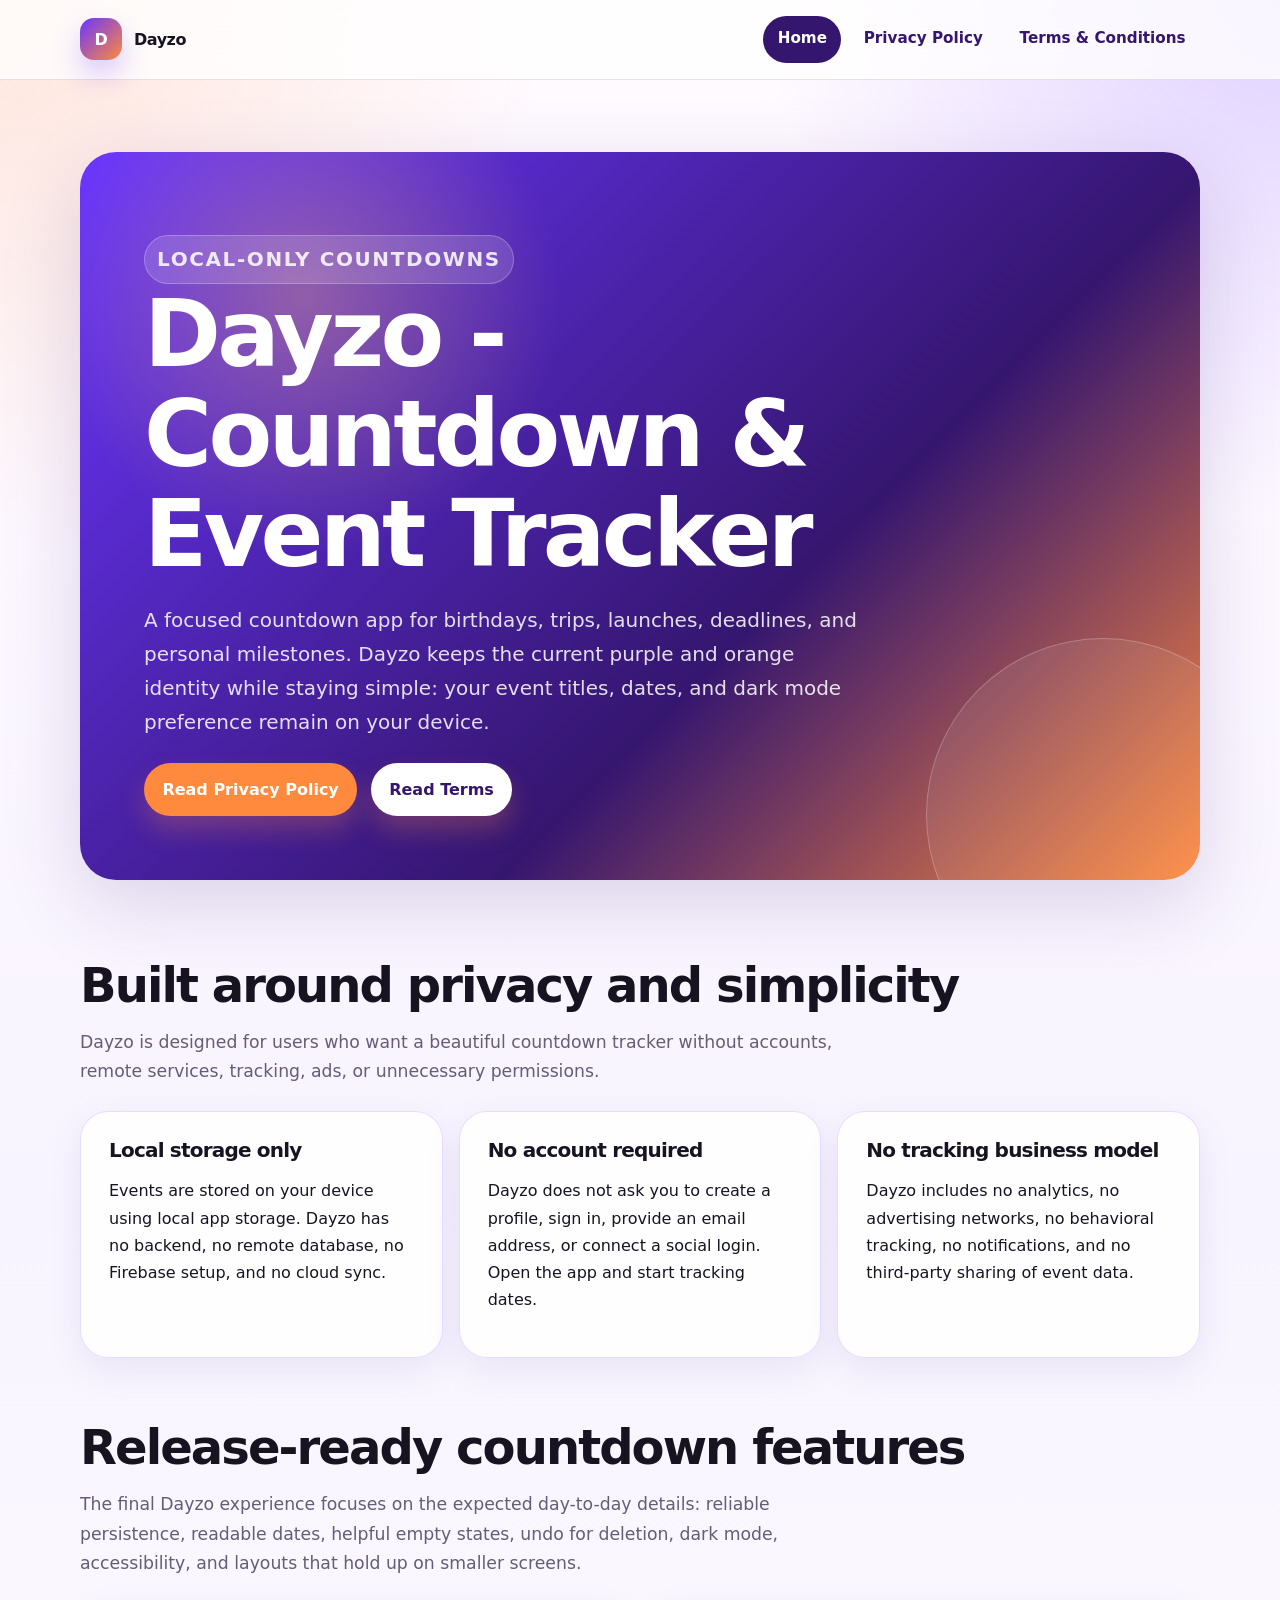
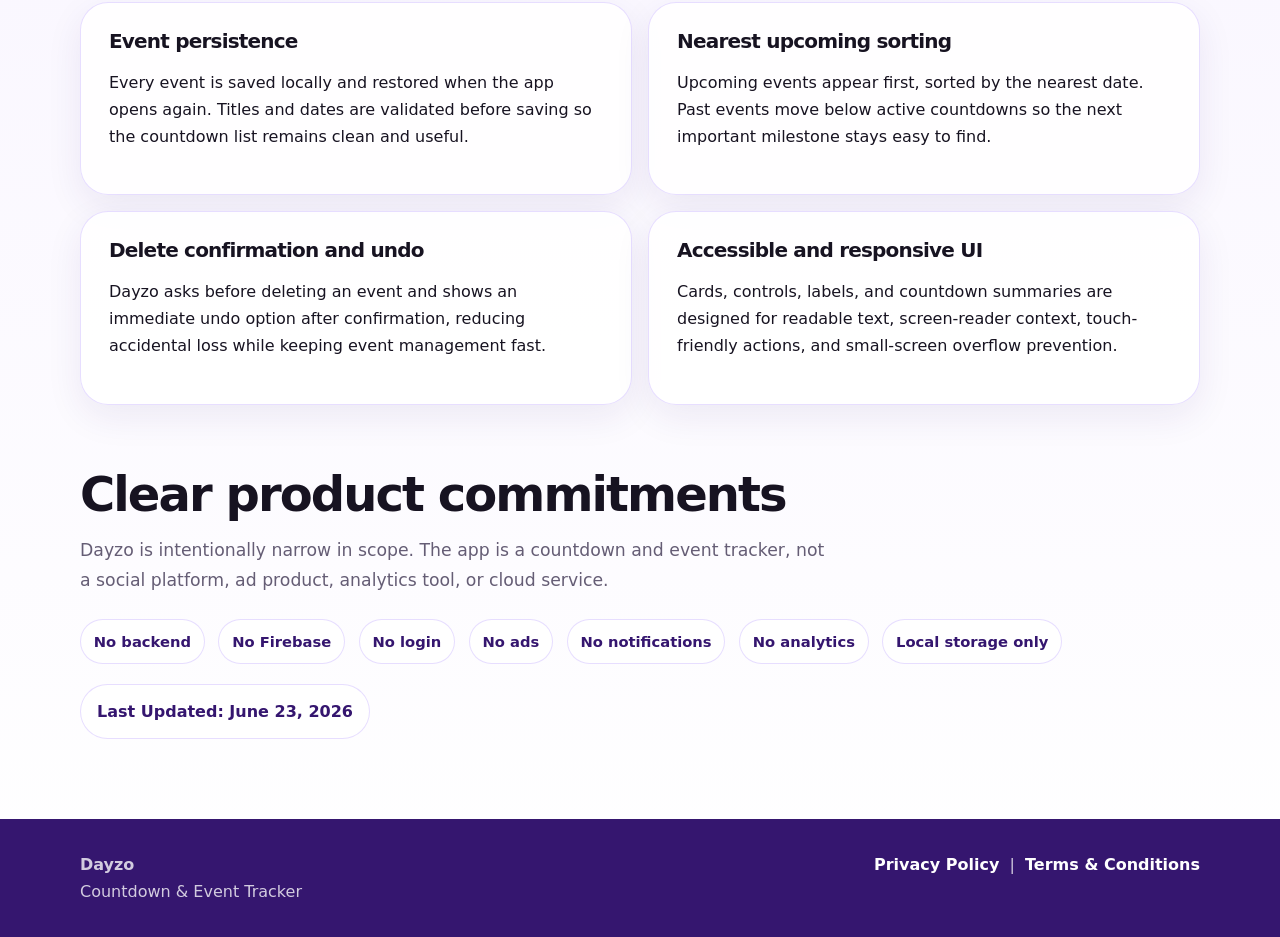
<file: docs/index.html>
<!doctype html>
<html lang="en">
  <head>
    <meta charset="utf-8" />
    <meta name="viewport" content="width=device-width, initial-scale=1" />
    <title>Dayzo - Countdown &amp; Event Tracker</title>
    <meta
      name="description"
      content="Dayzo is a local-only countdown and event tracker for important dates. No login, no ads, no analytics, no backend."
    />
    <link rel="stylesheet" href="./styles.css" />
  </head>
  <body>
    <header class="site-header">
      <nav class="nav" aria-label="Main navigation">
        <a class="brand" href="./index.html" aria-label="Dayzo home">
          <span class="brand-mark" aria-hidden="true">D</span>
          <span>Dayzo</span>
        </a>
        <div class="nav-links">
          <a href="./index.html" aria-current="page">Home</a>
          <a href="./privacy-policy.html">Privacy Policy</a>
          <a href="./terms-conditions.html">Terms &amp; Conditions</a>
        </div>
      </nav>
    </header>

    <main>
      <section class="hero">
        <div class="hero-card">
          <p class="eyebrow">Local-only countdowns</p>
          <h1>Dayzo - Countdown &amp; Event Tracker</h1>
          <p>
            A focused countdown app for birthdays, trips, launches, deadlines, and personal
            milestones. Dayzo keeps the current purple and orange identity while staying simple:
            your event titles, dates, and dark mode preference remain on your device.
          </p>
          <div class="hero-actions">
            <a class="button" href="./privacy-policy.html">Read Privacy Policy</a>
            <a class="button secondary" href="./terms-conditions.html">Read Terms</a>
          </div>
        </div>
      </section>

      <section class="section" aria-labelledby="principles">
        <h2 id="principles">Built around privacy and simplicity</h2>
        <p class="section-intro">
          Dayzo is designed for users who want a beautiful countdown tracker without accounts,
          remote services, tracking, ads, or unnecessary permissions.
        </p>
        <div class="grid">
          <article class="card">
            <h3>Local storage only</h3>
            <p>
              Events are stored on your device using local app storage. Dayzo has no backend,
              no remote database, no Firebase setup, and no cloud sync.
            </p>
          </article>
          <article class="card">
            <h3>No account required</h3>
            <p>
              Dayzo does not ask you to create a profile, sign in, provide an email address,
              or connect a social login. Open the app and start tracking dates.
            </p>
          </article>
          <article class="card">
            <h3>No tracking business model</h3>
            <p>
              Dayzo includes no analytics, no advertising networks, no behavioral tracking,
              no notifications, and no third-party sharing of event data.
            </p>
          </article>
        </div>
      </section>

      <section class="section" aria-labelledby="features">
        <h2 id="features">Release-ready countdown features</h2>
        <p class="section-intro">
          The final Dayzo experience focuses on the expected day-to-day details: reliable
          persistence, readable dates, helpful empty states, undo for deletion, dark mode,
          accessibility, and layouts that hold up on smaller screens.
        </p>
        <div class="grid two">
          <article class="card">
            <h3>Event persistence</h3>
            <p>
              Every event is saved locally and restored when the app opens again. Titles and
              dates are validated before saving so the countdown list remains clean and useful.
            </p>
          </article>
          <article class="card">
            <h3>Nearest upcoming sorting</h3>
            <p>
              Upcoming events appear first, sorted by the nearest date. Past events move below
              active countdowns so the next important milestone stays easy to find.
            </p>
          </article>
          <article class="card">
            <h3>Delete confirmation and undo</h3>
            <p>
              Dayzo asks before deleting an event and shows an immediate undo option after
              confirmation, reducing accidental loss while keeping event management fast.
            </p>
          </article>
          <article class="card">
            <h3>Accessible and responsive UI</h3>
            <p>
              Cards, controls, labels, and countdown summaries are designed for readable text,
              screen-reader context, touch-friendly actions, and small-screen overflow prevention.
            </p>
          </article>
        </div>
      </section>

      <section class="section" aria-labelledby="commitments">
        <h2 id="commitments">Clear product commitments</h2>
        <p class="section-intro">
          Dayzo is intentionally narrow in scope. The app is a countdown and event tracker, not
          a social platform, ad product, analytics tool, or cloud service.
        </p>
        <div class="pill-row" aria-label="Dayzo product commitments">
          <span class="pill">No backend</span>
          <span class="pill">No Firebase</span>
          <span class="pill">No login</span>
          <span class="pill">No ads</span>
          <span class="pill">No notifications</span>
          <span class="pill">No analytics</span>
          <span class="pill">Local storage only</span>
        </div>
        <div class="last-updated">Last Updated: June 23, 2026</div>
      </section>
    </main>

    <footer class="footer">
      <div class="footer-inner">
        <div>
          <strong>Dayzo</strong><br />
          Countdown &amp; Event Tracker
        </div>
        <div>
          <a href="./privacy-policy.html">Privacy Policy</a> &nbsp;|&nbsp;
          <a href="./terms-conditions.html">Terms &amp; Conditions</a>
        </div>
      </div>
    </footer>
  </body>
</html>
</file>
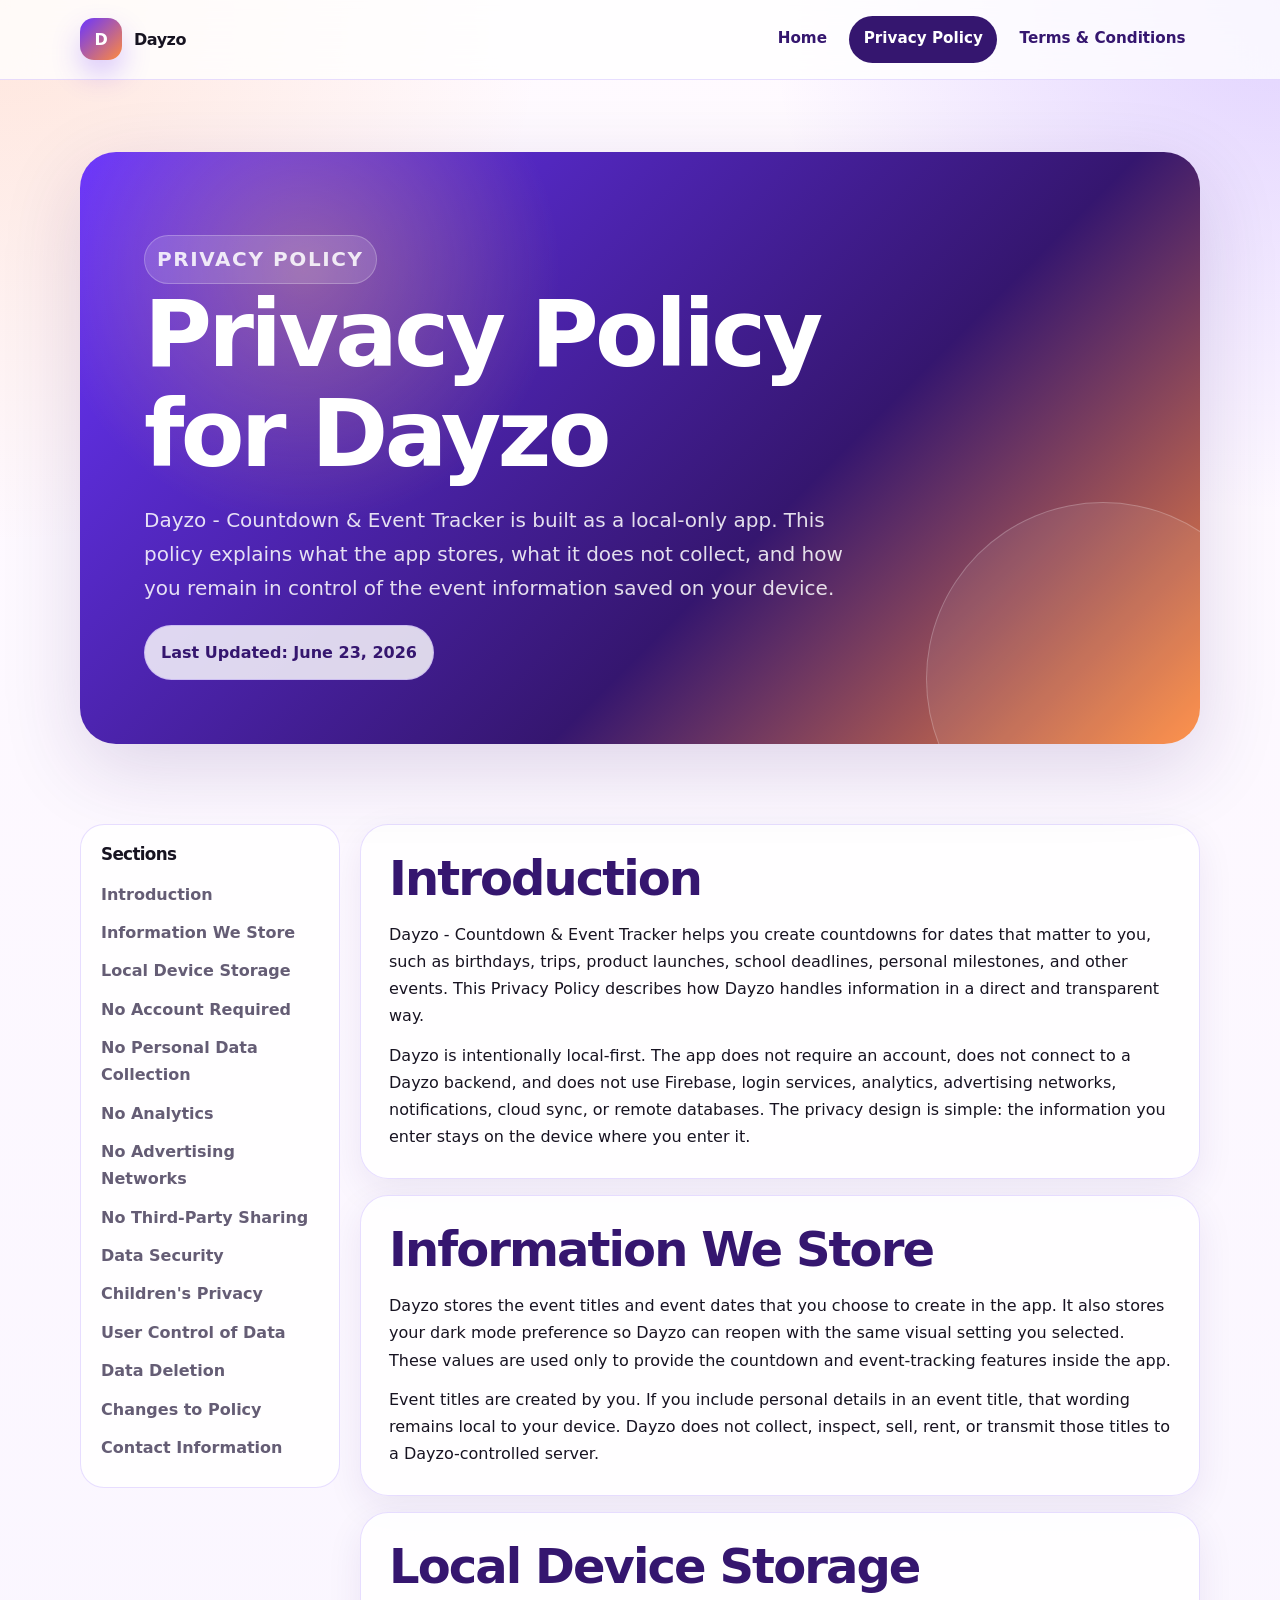
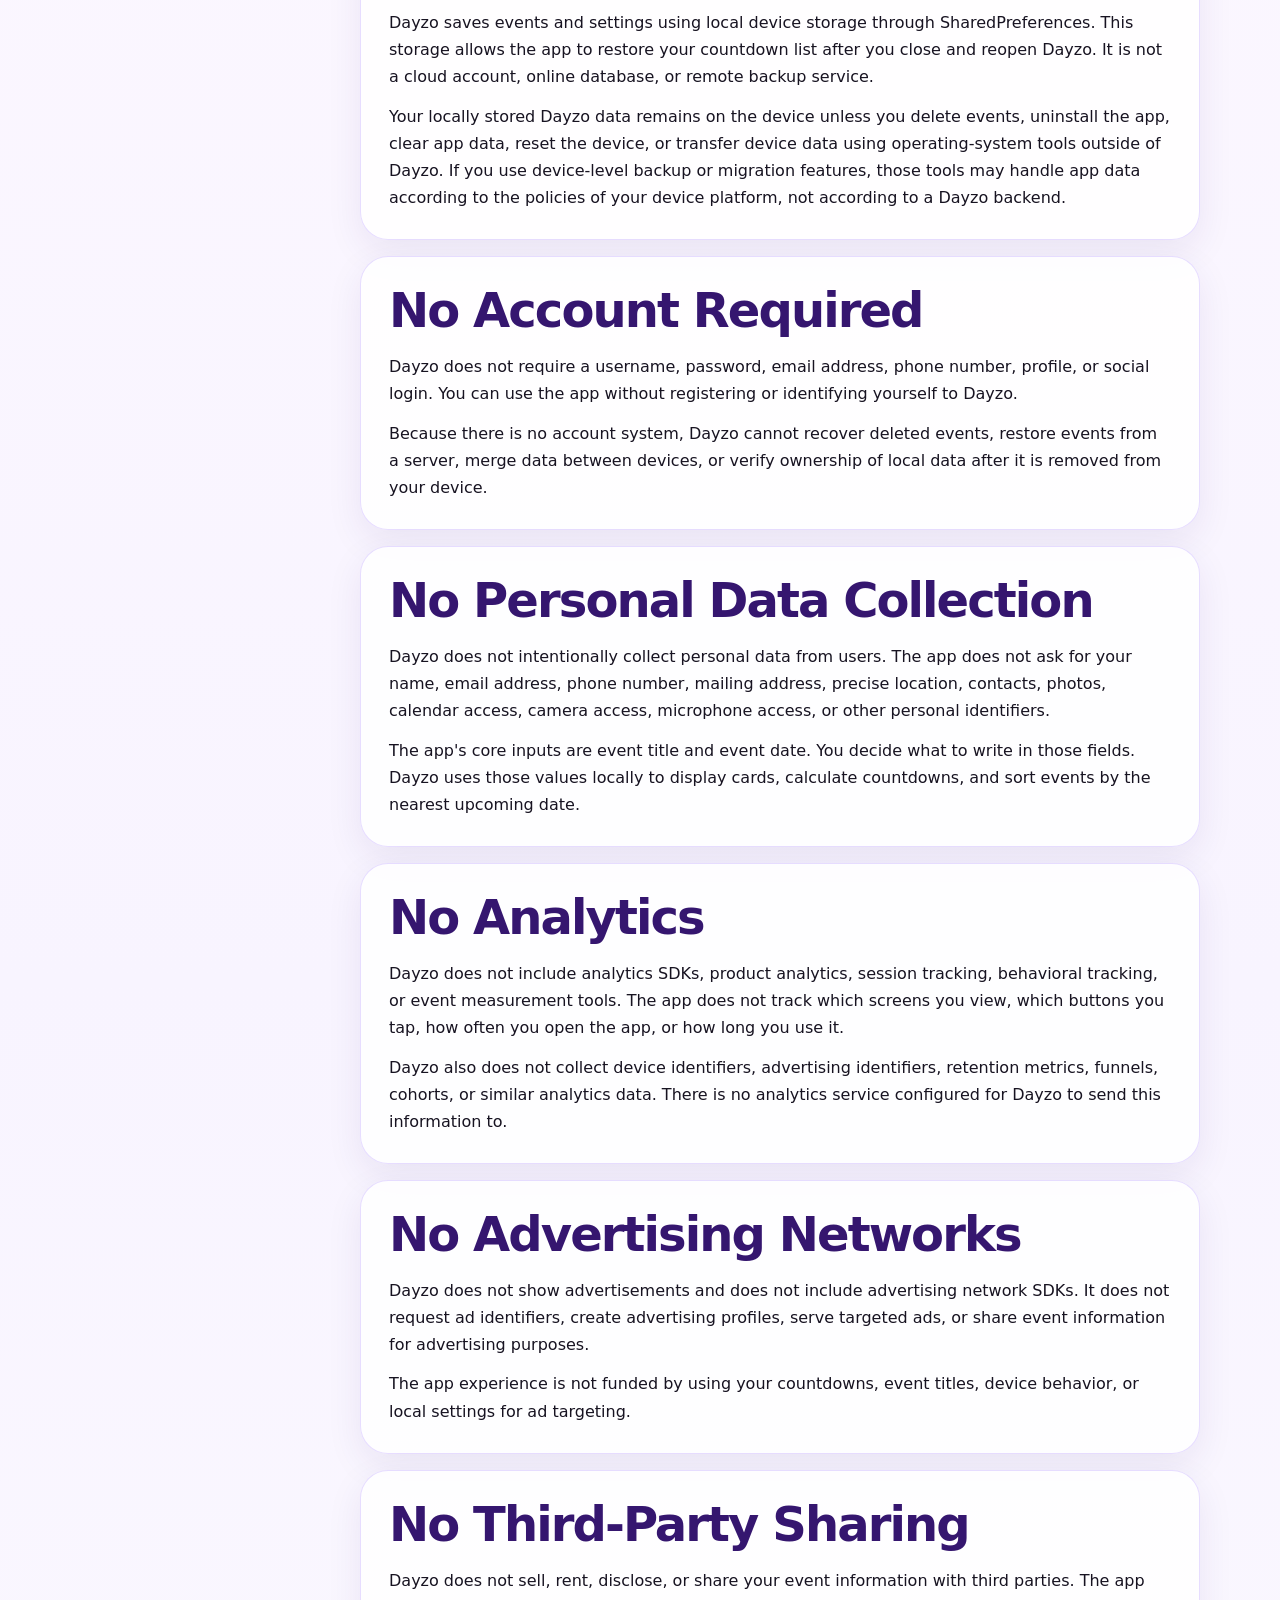
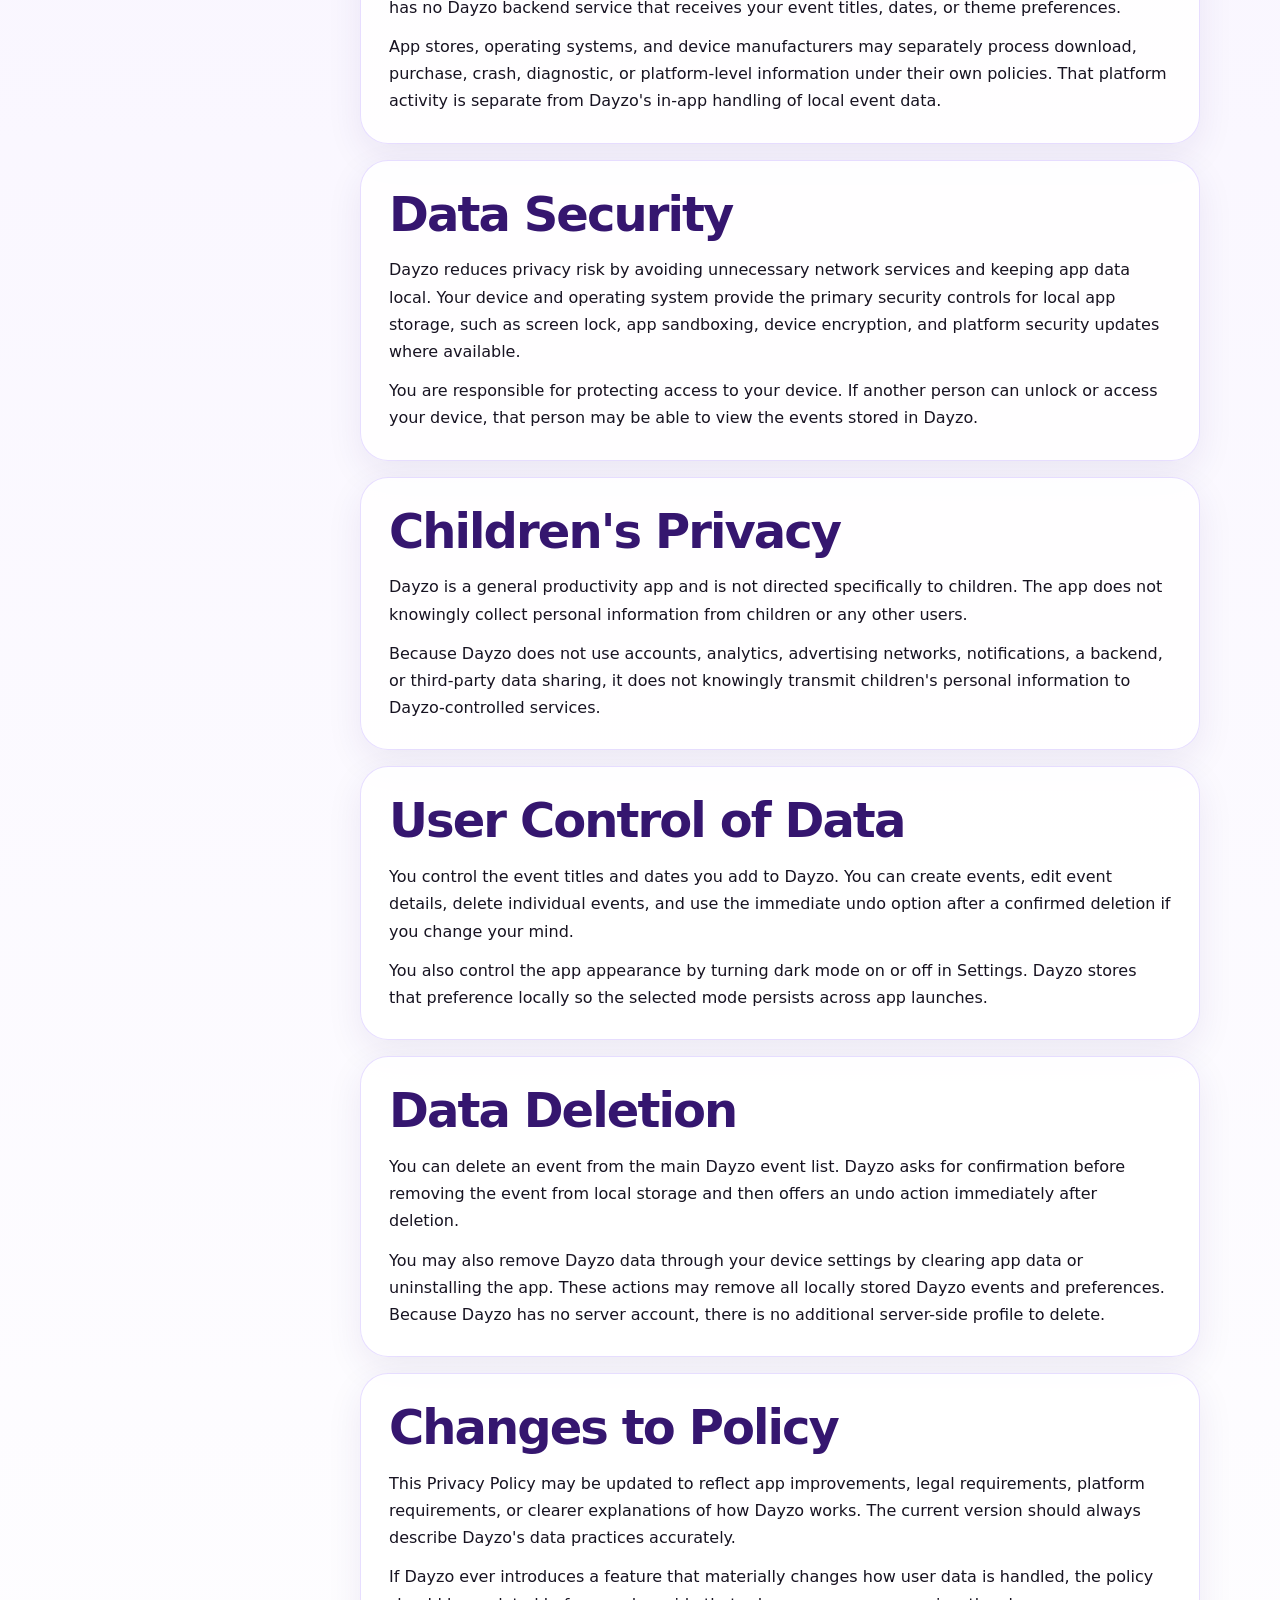
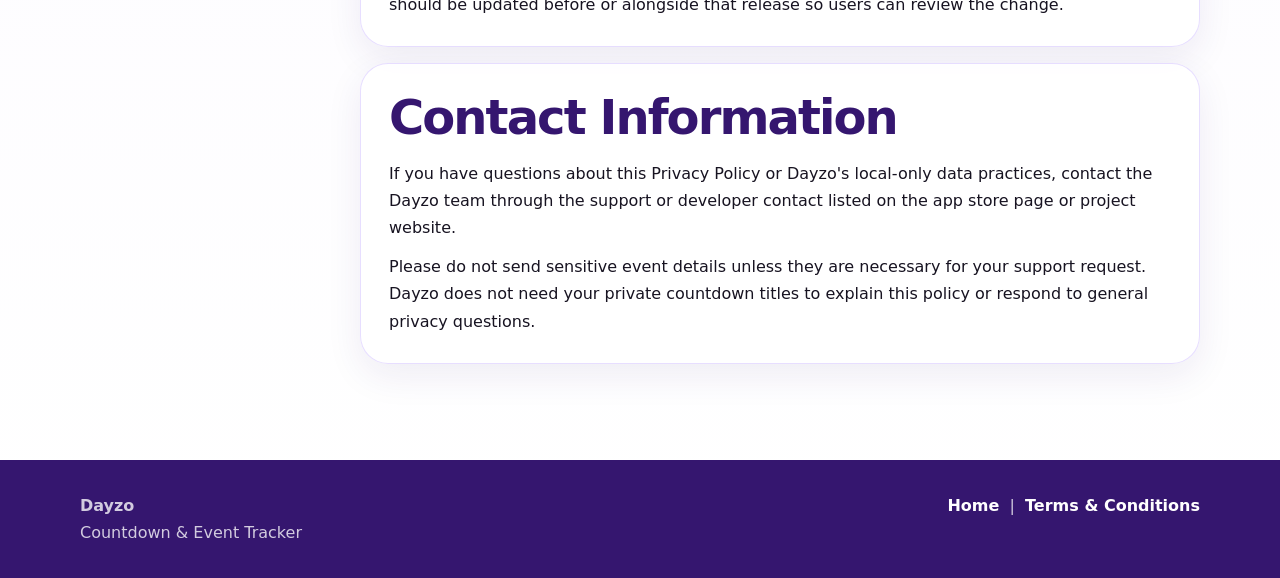
<file: docs/privacy-policy.html>
<!doctype html>
<html lang="en">
  <head>
    <meta charset="utf-8" />
    <meta name="viewport" content="width=device-width, initial-scale=1" />
    <title>Privacy Policy | Dayzo</title>
    <meta
      name="description"
      content="Privacy Policy for Dayzo - Countdown & Event Tracker. Dayzo uses local storage only and has no backend, login, ads, notifications, or analytics."
    />
    <link rel="stylesheet" href="./styles.css" />
  </head>
  <body>
    <header class="site-header">
      <nav class="nav" aria-label="Main navigation">
        <a class="brand" href="./index.html" aria-label="Dayzo home">
          <span class="brand-mark" aria-hidden="true">D</span>
          <span>Dayzo</span>
        </a>
        <div class="nav-links">
          <a href="./index.html">Home</a>
          <a href="./privacy-policy.html" aria-current="page">Privacy Policy</a>
          <a href="./terms-conditions.html">Terms &amp; Conditions</a>
        </div>
      </nav>
    </header>

    <main>
      <section class="hero">
        <div class="hero-card">
          <p class="eyebrow">Privacy Policy</p>
          <h1>Privacy Policy for Dayzo</h1>
          <p>
            Dayzo - Countdown &amp; Event Tracker is built as a local-only app. This policy
            explains what the app stores, what it does not collect, and how you remain in
            control of the event information saved on your device.
          </p>
          <div class="last-updated">Last Updated: June 23, 2026</div>
        </div>
      </section>

      <section class="section policy-layout">
        <aside class="toc" aria-label="Privacy Policy sections">
          <h2>Sections</h2>
          <a href="#introduction">Introduction</a>
          <a href="#information-we-store">Information We Store</a>
          <a href="#local-device-storage">Local Device Storage</a>
          <a href="#no-account-required">No Account Required</a>
          <a href="#no-personal-data-collection">No Personal Data Collection</a>
          <a href="#no-analytics">No Analytics</a>
          <a href="#no-advertising-networks">No Advertising Networks</a>
          <a href="#no-third-party-sharing">No Third-Party Sharing</a>
          <a href="#data-security">Data Security</a>
          <a href="#childrens-privacy">Children's Privacy</a>
          <a href="#user-control-of-data">User Control of Data</a>
          <a href="#data-deletion">Data Deletion</a>
          <a href="#changes-to-policy">Changes to Policy</a>
          <a href="#contact-information">Contact Information</a>
        </aside>

        <div>
          <article class="policy-section" id="introduction">
            <h2>Introduction</h2>
            <p>
              Dayzo - Countdown &amp; Event Tracker helps you create countdowns for dates that
              matter to you, such as birthdays, trips, product launches, school deadlines,
              personal milestones, and other events. This Privacy Policy describes how Dayzo
              handles information in a direct and transparent way.
            </p>
            <p>
              Dayzo is intentionally local-first. The app does not require an account, does not
              connect to a Dayzo backend, and does not use Firebase, login services, analytics,
              advertising networks, notifications, cloud sync, or remote databases. The privacy
              design is simple: the information you enter stays on the device where you enter it.
            </p>
          </article>

          <article class="policy-section" id="information-we-store">
            <h2>Information We Store</h2>
            <p>
              Dayzo stores the event titles and event dates that you choose to create in the app.
              It also stores your dark mode preference so Dayzo can reopen with the same visual
              setting you selected. These values are used only to provide the countdown and
              event-tracking features inside the app.
            </p>
            <p>
              Event titles are created by you. If you include personal details in an event title,
              that wording remains local to your device. Dayzo does not collect, inspect, sell,
              rent, or transmit those titles to a Dayzo-controlled server.
            </p>
          </article>

          <article class="policy-section" id="local-device-storage">
            <h2>Local Device Storage</h2>
            <p>
              Dayzo saves events and settings using local device storage through SharedPreferences.
              This storage allows the app to restore your countdown list after you close and reopen
              Dayzo. It is not a cloud account, online database, or remote backup service.
            </p>
            <p>
              Your locally stored Dayzo data remains on the device unless you delete events,
              uninstall the app, clear app data, reset the device, or transfer device data using
              operating-system tools outside of Dayzo. If you use device-level backup or migration
              features, those tools may handle app data according to the policies of your device
              platform, not according to a Dayzo backend.
            </p>
          </article>

          <article class="policy-section" id="no-account-required">
            <h2>No Account Required</h2>
            <p>
              Dayzo does not require a username, password, email address, phone number, profile,
              or social login. You can use the app without registering or identifying yourself to
              Dayzo.
            </p>
            <p>
              Because there is no account system, Dayzo cannot recover deleted events, restore
              events from a server, merge data between devices, or verify ownership of local data
              after it is removed from your device.
            </p>
          </article>

          <article class="policy-section" id="no-personal-data-collection">
            <h2>No Personal Data Collection</h2>
            <p>
              Dayzo does not intentionally collect personal data from users. The app does not ask
              for your name, email address, phone number, mailing address, precise location,
              contacts, photos, calendar access, camera access, microphone access, or other
              personal identifiers.
            </p>
            <p>
              The app's core inputs are event title and event date. You decide what to write in
              those fields. Dayzo uses those values locally to display cards, calculate countdowns,
              and sort events by the nearest upcoming date.
            </p>
          </article>

          <article class="policy-section" id="no-analytics">
            <h2>No Analytics</h2>
            <p>
              Dayzo does not include analytics SDKs, product analytics, session tracking,
              behavioral tracking, or event measurement tools. The app does not track which
              screens you view, which buttons you tap, how often you open the app, or how long you
              use it.
            </p>
            <p>
              Dayzo also does not collect device identifiers, advertising identifiers, retention
              metrics, funnels, cohorts, or similar analytics data. There is no analytics service
              configured for Dayzo to send this information to.
            </p>
          </article>

          <article class="policy-section" id="no-advertising-networks">
            <h2>No Advertising Networks</h2>
            <p>
              Dayzo does not show advertisements and does not include advertising network SDKs.
              It does not request ad identifiers, create advertising profiles, serve targeted ads,
              or share event information for advertising purposes.
            </p>
            <p>
              The app experience is not funded by using your countdowns, event titles, device
              behavior, or local settings for ad targeting.
            </p>
          </article>

          <article class="policy-section" id="no-third-party-sharing">
            <h2>No Third-Party Sharing</h2>
            <p>
              Dayzo does not sell, rent, disclose, or share your event information with third
              parties. The app has no Dayzo backend service that receives your event titles, dates,
              or theme preferences.
            </p>
            <p>
              App stores, operating systems, and device manufacturers may separately process
              download, purchase, crash, diagnostic, or platform-level information under their own
              policies. That platform activity is separate from Dayzo's in-app handling of local
              event data.
            </p>
          </article>

          <article class="policy-section" id="data-security">
            <h2>Data Security</h2>
            <p>
              Dayzo reduces privacy risk by avoiding unnecessary network services and keeping app
              data local. Your device and operating system provide the primary security controls
              for local app storage, such as screen lock, app sandboxing, device encryption, and
              platform security updates where available.
            </p>
            <p>
              You are responsible for protecting access to your device. If another person can
              unlock or access your device, that person may be able to view the events stored in
              Dayzo.
            </p>
          </article>

          <article class="policy-section" id="childrens-privacy">
            <h2>Children's Privacy</h2>
            <p>
              Dayzo is a general productivity app and is not directed specifically to children.
              The app does not knowingly collect personal information from children or any other
              users.
            </p>
            <p>
              Because Dayzo does not use accounts, analytics, advertising networks, notifications,
              a backend, or third-party data sharing, it does not knowingly transmit children's
              personal information to Dayzo-controlled services.
            </p>
          </article>

          <article class="policy-section" id="user-control-of-data">
            <h2>User Control of Data</h2>
            <p>
              You control the event titles and dates you add to Dayzo. You can create events, edit
              event details, delete individual events, and use the immediate undo option after a
              confirmed deletion if you change your mind.
            </p>
            <p>
              You also control the app appearance by turning dark mode on or off in Settings.
              Dayzo stores that preference locally so the selected mode persists across app
              launches.
            </p>
          </article>

          <article class="policy-section" id="data-deletion">
            <h2>Data Deletion</h2>
            <p>
              You can delete an event from the main Dayzo event list. Dayzo asks for confirmation
              before removing the event from local storage and then offers an undo action
              immediately after deletion.
            </p>
            <p>
              You may also remove Dayzo data through your device settings by clearing app data or
              uninstalling the app. These actions may remove all locally stored Dayzo events and
              preferences. Because Dayzo has no server account, there is no additional server-side
              profile to delete.
            </p>
          </article>

          <article class="policy-section" id="changes-to-policy">
            <h2>Changes to Policy</h2>
            <p>
              This Privacy Policy may be updated to reflect app improvements, legal requirements,
              platform requirements, or clearer explanations of how Dayzo works. The current
              version should always describe Dayzo's data practices accurately.
            </p>
            <p>
              If Dayzo ever introduces a feature that materially changes how user data is handled,
              the policy should be updated before or alongside that release so users can review
              the change.
            </p>
          </article>

          <article class="policy-section" id="contact-information">
            <h2>Contact Information</h2>
            <p>
              If you have questions about this Privacy Policy or Dayzo's local-only data
              practices, contact the Dayzo team through the support or developer contact listed on
              the app store page or project website.
            </p>
            <p>
              Please do not send sensitive event details unless they are necessary for your
              support request. Dayzo does not need your private countdown titles to explain this
              policy or respond to general privacy questions.
            </p>
          </article>
        </div>
      </section>
    </main>

    <footer class="footer">
      <div class="footer-inner">
        <div>
          <strong>Dayzo</strong><br />
          Countdown &amp; Event Tracker
        </div>
        <div>
          <a href="./index.html">Home</a> &nbsp;|&nbsp;
          <a href="./terms-conditions.html">Terms &amp; Conditions</a>
        </div>
      </div>
    </footer>
  </body>
</html>
</file>
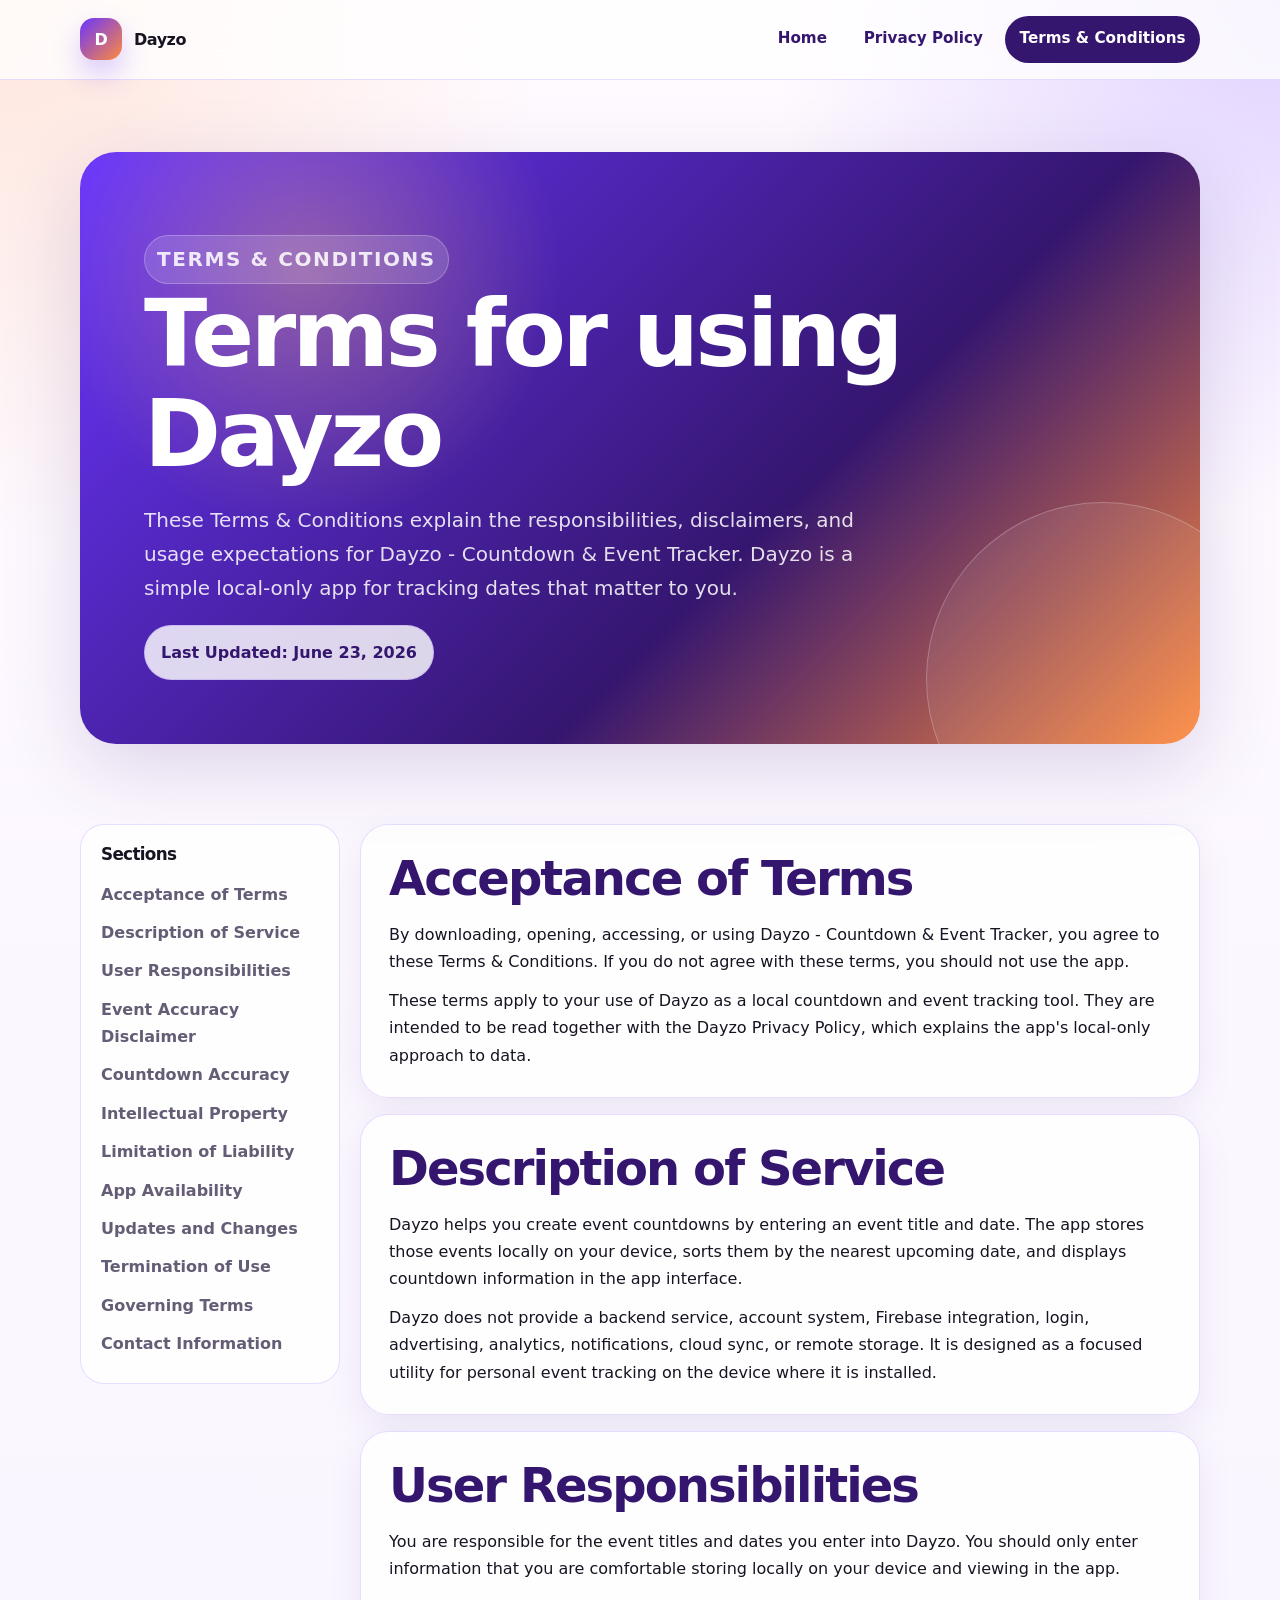
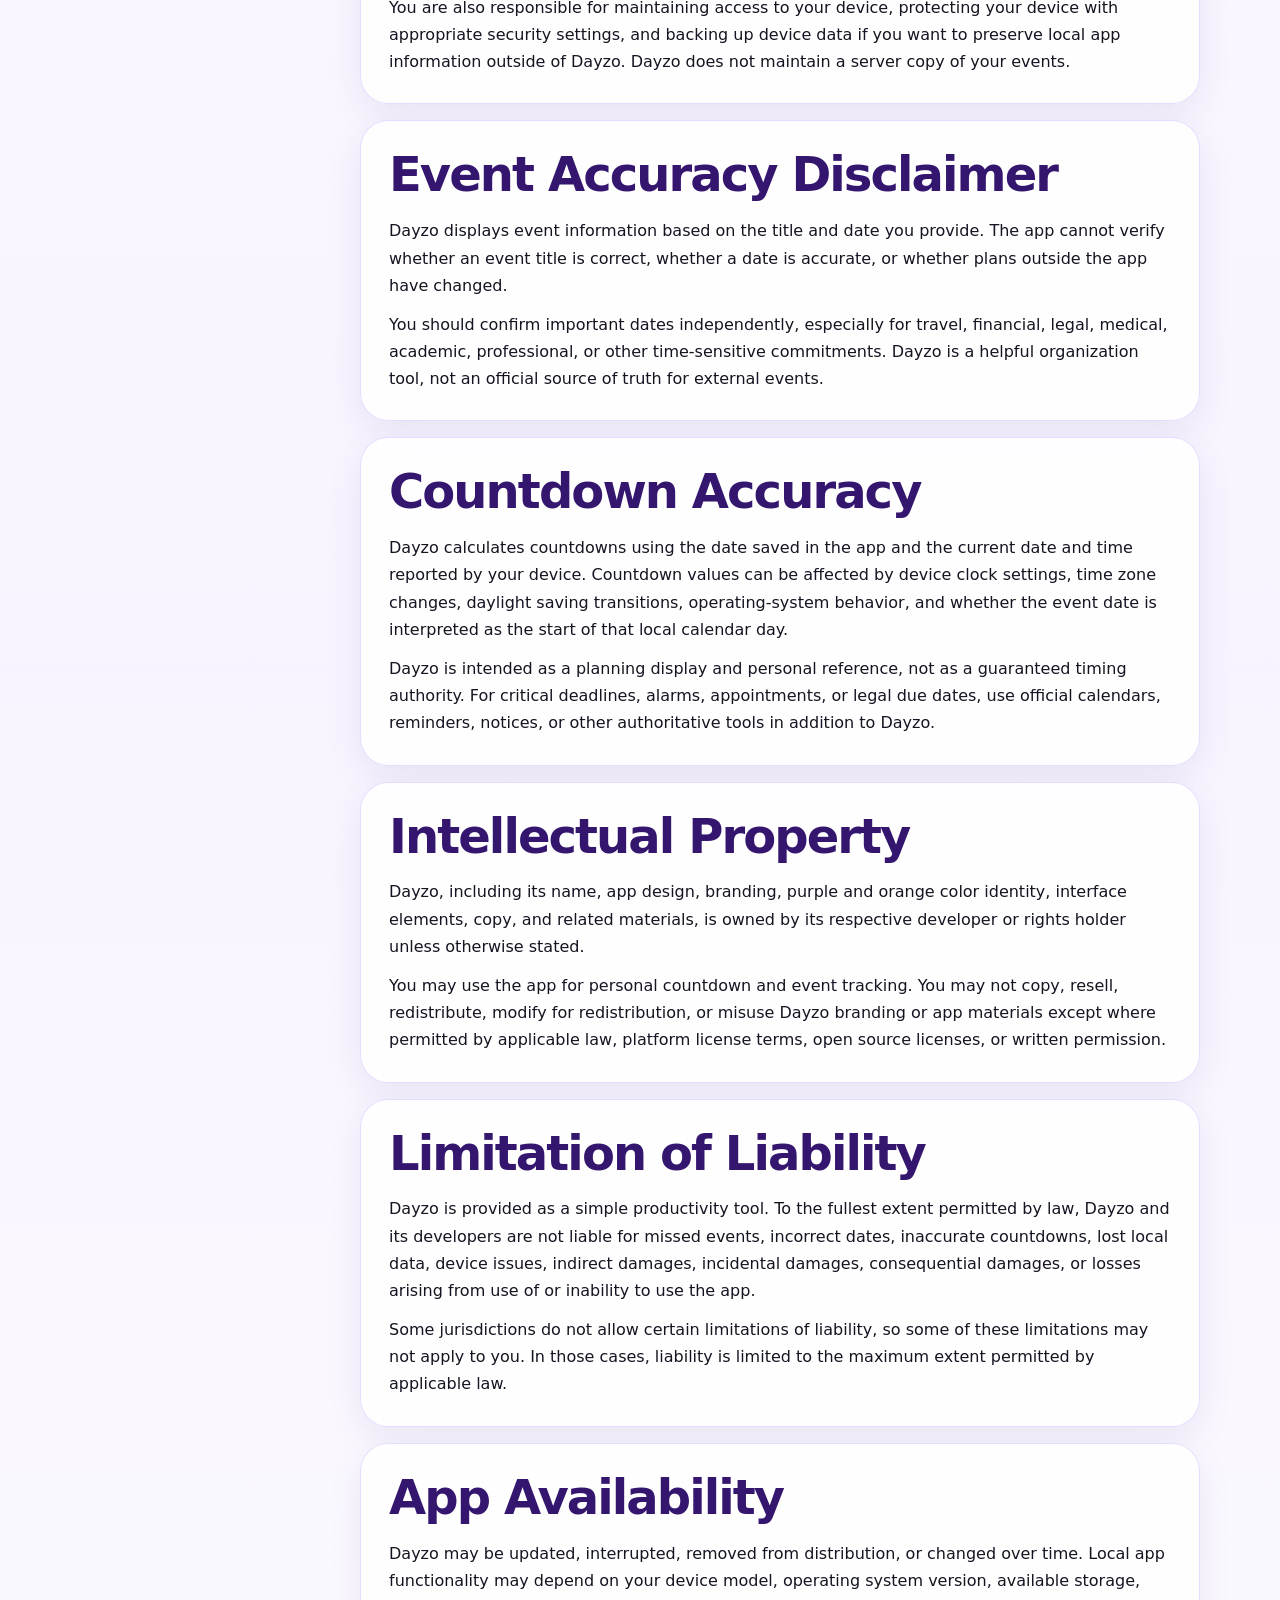
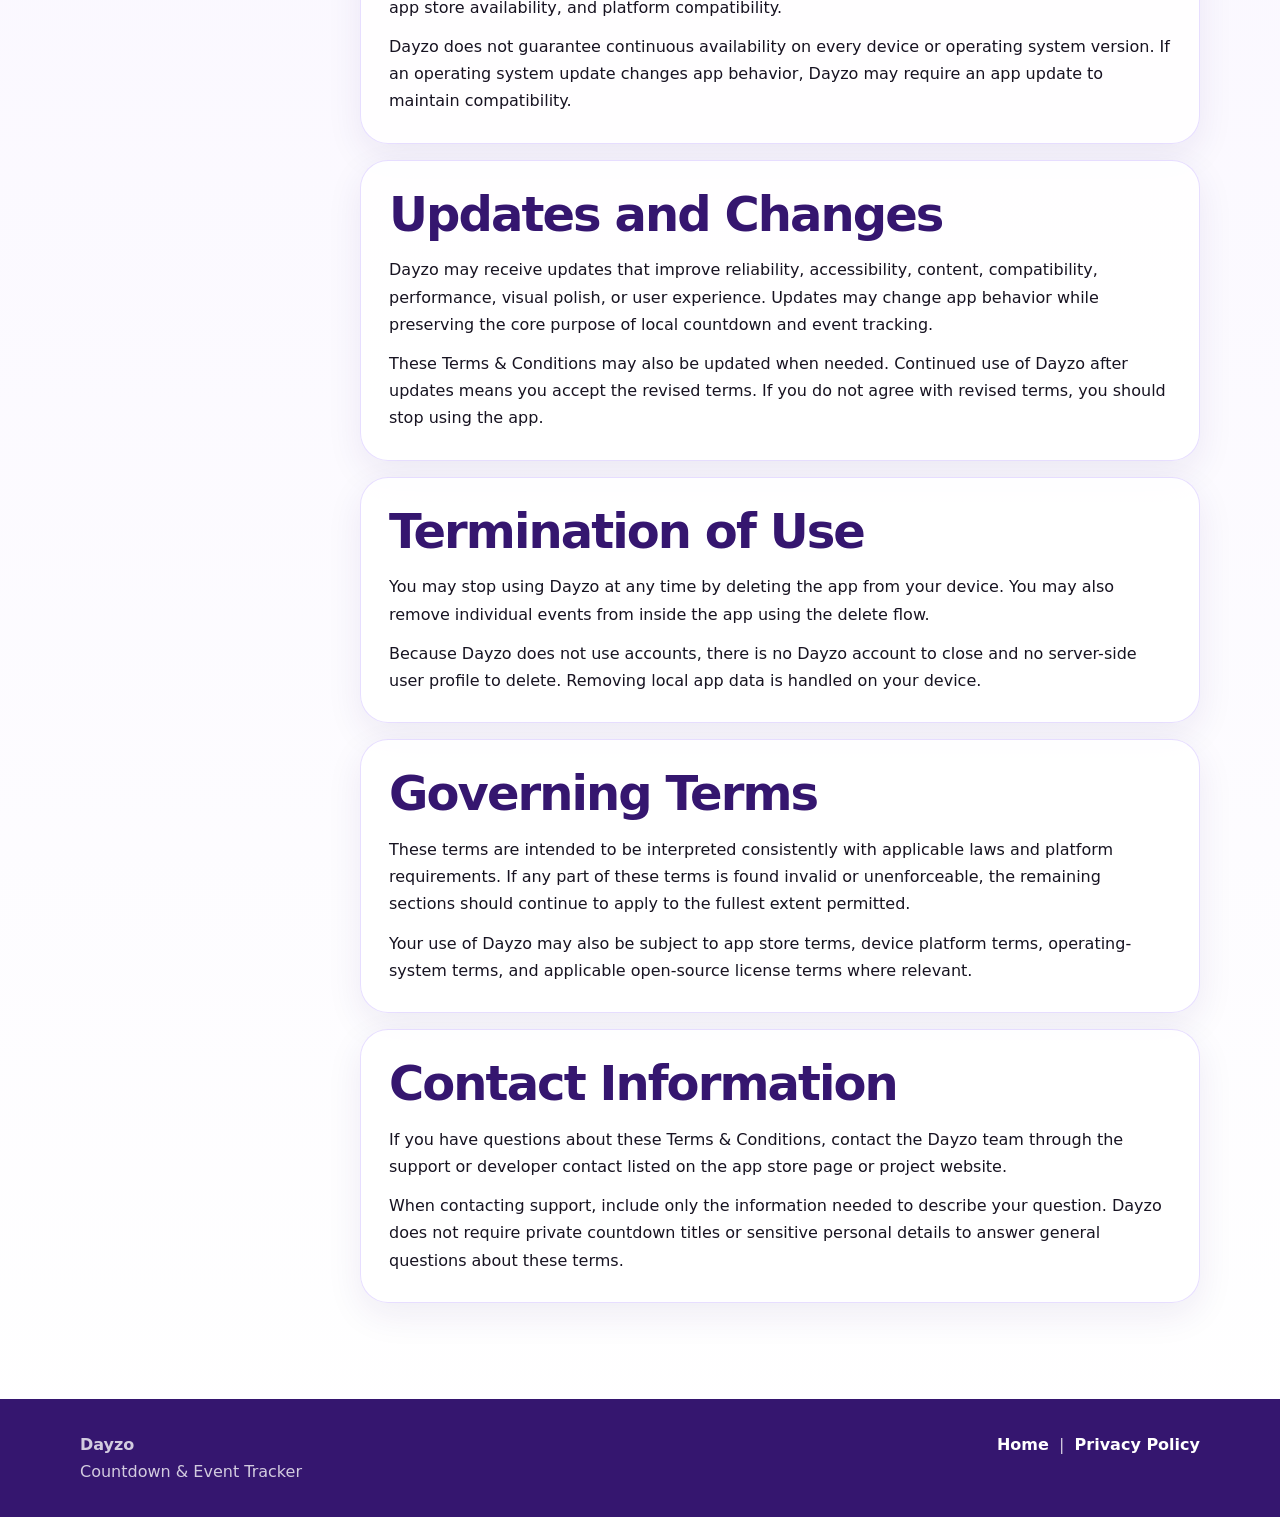
<file: docs/terms-conditions.html>
<!doctype html>
<html lang="en">
  <head>
    <meta charset="utf-8" />
    <meta name="viewport" content="width=device-width, initial-scale=1" />
    <title>Terms &amp; Conditions | Dayzo</title>
    <meta
      name="description"
      content="Terms and Conditions for Dayzo - Countdown & Event Tracker, a local-only countdown app with no backend, login, ads, notifications, or analytics."
    />
    <link rel="stylesheet" href="./styles.css" />
  </head>
  <body>
    <header class="site-header">
      <nav class="nav" aria-label="Main navigation">
        <a class="brand" href="./index.html" aria-label="Dayzo home">
          <span class="brand-mark" aria-hidden="true">D</span>
          <span>Dayzo</span>
        </a>
        <div class="nav-links">
          <a href="./index.html">Home</a>
          <a href="./privacy-policy.html">Privacy Policy</a>
          <a href="./terms-conditions.html" aria-current="page">Terms &amp; Conditions</a>
        </div>
      </nav>
    </header>

    <main>
      <section class="hero">
        <div class="hero-card">
          <p class="eyebrow">Terms &amp; Conditions</p>
          <h1>Terms for using Dayzo</h1>
          <p>
            These Terms &amp; Conditions explain the responsibilities, disclaimers, and usage
            expectations for Dayzo - Countdown &amp; Event Tracker. Dayzo is a simple local-only
            app for tracking dates that matter to you.
          </p>
          <div class="last-updated">Last Updated: June 23, 2026</div>
        </div>
      </section>

      <section class="section policy-layout">
        <aside class="toc" aria-label="Terms and Conditions sections">
          <h2>Sections</h2>
          <a href="#acceptance-of-terms">Acceptance of Terms</a>
          <a href="#description-of-service">Description of Service</a>
          <a href="#user-responsibilities">User Responsibilities</a>
          <a href="#event-accuracy-disclaimer">Event Accuracy Disclaimer</a>
          <a href="#countdown-accuracy">Countdown Accuracy</a>
          <a href="#intellectual-property">Intellectual Property</a>
          <a href="#limitation-of-liability">Limitation of Liability</a>
          <a href="#app-availability">App Availability</a>
          <a href="#updates-and-changes">Updates and Changes</a>
          <a href="#termination-of-use">Termination of Use</a>
          <a href="#governing-terms">Governing Terms</a>
          <a href="#contact-information">Contact Information</a>
        </aside>

        <div>
          <article class="policy-section" id="acceptance-of-terms">
            <h2>Acceptance of Terms</h2>
            <p>
              By downloading, opening, accessing, or using Dayzo - Countdown &amp; Event Tracker,
              you agree to these Terms &amp; Conditions. If you do not agree with these terms,
              you should not use the app.
            </p>
            <p>
              These terms apply to your use of Dayzo as a local countdown and event tracking
              tool. They are intended to be read together with the Dayzo Privacy Policy, which
              explains the app's local-only approach to data.
            </p>
          </article>

          <article class="policy-section" id="description-of-service">
            <h2>Description of Service</h2>
            <p>
              Dayzo helps you create event countdowns by entering an event title and date. The
              app stores those events locally on your device, sorts them by the nearest upcoming
              date, and displays countdown information in the app interface.
            </p>
            <p>
              Dayzo does not provide a backend service, account system, Firebase integration,
              login, advertising, analytics, notifications, cloud sync, or remote storage. It is
              designed as a focused utility for personal event tracking on the device where it is
              installed.
            </p>
          </article>

          <article class="policy-section" id="user-responsibilities">
            <h2>User Responsibilities</h2>
            <p>
              You are responsible for the event titles and dates you enter into Dayzo. You should
              only enter information that you are comfortable storing locally on your device and
              viewing in the app.
            </p>
            <p>
              You are also responsible for maintaining access to your device, protecting your
              device with appropriate security settings, and backing up device data if you want to
              preserve local app information outside of Dayzo. Dayzo does not maintain a server
              copy of your events.
            </p>
          </article>

          <article class="policy-section" id="event-accuracy-disclaimer">
            <h2>Event Accuracy Disclaimer</h2>
            <p>
              Dayzo displays event information based on the title and date you provide. The app
              cannot verify whether an event title is correct, whether a date is accurate, or
              whether plans outside the app have changed.
            </p>
            <p>
              You should confirm important dates independently, especially for travel, financial,
              legal, medical, academic, professional, or other time-sensitive commitments. Dayzo
              is a helpful organization tool, not an official source of truth for external events.
            </p>
          </article>

          <article class="policy-section" id="countdown-accuracy">
            <h2>Countdown Accuracy</h2>
            <p>
              Dayzo calculates countdowns using the date saved in the app and the current date and
              time reported by your device. Countdown values can be affected by device clock
              settings, time zone changes, daylight saving transitions, operating-system behavior,
              and whether the event date is interpreted as the start of that local calendar day.
            </p>
            <p>
              Dayzo is intended as a planning display and personal reference, not as a guaranteed
              timing authority. For critical deadlines, alarms, appointments, or legal due dates,
              use official calendars, reminders, notices, or other authoritative tools in addition
              to Dayzo.
            </p>
          </article>

          <article class="policy-section" id="intellectual-property">
            <h2>Intellectual Property</h2>
            <p>
              Dayzo, including its name, app design, branding, purple and orange color identity,
              interface elements, copy, and related materials, is owned by its respective
              developer or rights holder unless otherwise stated.
            </p>
            <p>
              You may use the app for personal countdown and event tracking. You may not copy,
              resell, redistribute, modify for redistribution, or misuse Dayzo branding or app
              materials except where permitted by applicable law, platform license terms, open
              source licenses, or written permission.
            </p>
          </article>

          <article class="policy-section" id="limitation-of-liability">
            <h2>Limitation of Liability</h2>
            <p>
              Dayzo is provided as a simple productivity tool. To the fullest extent permitted by
              law, Dayzo and its developers are not liable for missed events, incorrect dates,
              inaccurate countdowns, lost local data, device issues, indirect damages, incidental
              damages, consequential damages, or losses arising from use of or inability to use
              the app.
            </p>
            <p>
              Some jurisdictions do not allow certain limitations of liability, so some of these
              limitations may not apply to you. In those cases, liability is limited to the maximum
              extent permitted by applicable law.
            </p>
          </article>

          <article class="policy-section" id="app-availability">
            <h2>App Availability</h2>
            <p>
              Dayzo may be updated, interrupted, removed from distribution, or changed over time.
              Local app functionality may depend on your device model, operating system version,
              available storage, app store availability, and platform compatibility.
            </p>
            <p>
              Dayzo does not guarantee continuous availability on every device or operating system
              version. If an operating system update changes app behavior, Dayzo may require an app
              update to maintain compatibility.
            </p>
          </article>

          <article class="policy-section" id="updates-and-changes">
            <h2>Updates and Changes</h2>
            <p>
              Dayzo may receive updates that improve reliability, accessibility, content,
              compatibility, performance, visual polish, or user experience. Updates may change
              app behavior while preserving the core purpose of local countdown and event tracking.
            </p>
            <p>
              These Terms &amp; Conditions may also be updated when needed. Continued use of Dayzo
              after updates means you accept the revised terms. If you do not agree with revised
              terms, you should stop using the app.
            </p>
          </article>

          <article class="policy-section" id="termination-of-use">
            <h2>Termination of Use</h2>
            <p>
              You may stop using Dayzo at any time by deleting the app from your device. You may
              also remove individual events from inside the app using the delete flow.
            </p>
            <p>
              Because Dayzo does not use accounts, there is no Dayzo account to close and no
              server-side user profile to delete. Removing local app data is handled on your
              device.
            </p>
          </article>

          <article class="policy-section" id="governing-terms">
            <h2>Governing Terms</h2>
            <p>
              These terms are intended to be interpreted consistently with applicable laws and
              platform requirements. If any part of these terms is found invalid or unenforceable,
              the remaining sections should continue to apply to the fullest extent permitted.
            </p>
            <p>
              Your use of Dayzo may also be subject to app store terms, device platform terms,
              operating-system terms, and applicable open-source license terms where relevant.
            </p>
          </article>

          <article class="policy-section" id="contact-information">
            <h2>Contact Information</h2>
            <p>
              If you have questions about these Terms &amp; Conditions, contact the Dayzo team
              through the support or developer contact listed on the app store page or project
              website.
            </p>
            <p>
              When contacting support, include only the information needed to describe your
              question. Dayzo does not require private countdown titles or sensitive personal
              details to answer general questions about these terms.
            </p>
          </article>
        </div>
      </section>
    </main>

    <footer class="footer">
      <div class="footer-inner">
        <div>
          <strong>Dayzo</strong><br />
          Countdown &amp; Event Tracker
        </div>
        <div>
          <a href="./index.html">Home</a> &nbsp;|&nbsp;
          <a href="./privacy-policy.html">Privacy Policy</a>
        </div>
      </div>
    </footer>
  </body>
</html>
</file>
<file: docs/styles.css>
:root {
  --purple: #6a35ff;
  --deep-purple: #35166f;
  --orange: #ff8a3d;
  --gold: #ffc15e;
  --ink: #171321;
  --muted: #655d75;
  --surface: #ffffff;
  --soft: #f8f4ff;
  --border: rgba(106, 53, 255, 0.16);
  --shadow: 0 24px 80px rgba(53, 22, 111, 0.16);
}

* {
  box-sizing: border-box;
}

html {
  scroll-behavior: smooth;
}

body {
  margin: 0;
  color: var(--ink);
  font-family:
    Inter, ui-sans-serif, system-ui, -apple-system, BlinkMacSystemFont, "Segoe UI",
    sans-serif;
  line-height: 1.7;
  background:
    radial-gradient(circle at top left, rgba(255, 138, 61, 0.18), transparent 34rem),
    radial-gradient(circle at top right, rgba(106, 53, 255, 0.2), transparent 32rem),
    linear-gradient(180deg, #fffaff 0%, #f8f4ff 48%, #ffffff 100%);
}

a {
  color: var(--purple);
  text-decoration: none;
}

a:hover,
a:focus {
  text-decoration: underline;
}

.site-header {
  position: sticky;
  top: 0;
  z-index: 10;
  backdrop-filter: blur(18px);
  background: rgba(255, 255, 255, 0.78);
  border-bottom: 1px solid var(--border);
}

.nav {
  display: flex;
  align-items: center;
  justify-content: space-between;
  gap: 1rem;
  width: min(1120px, calc(100% - 32px));
  margin: 0 auto;
  padding: 1rem 0;
}

.brand {
  display: inline-flex;
  align-items: center;
  gap: 0.75rem;
  color: var(--ink);
  font-weight: 900;
  letter-spacing: -0.03em;
}

.brand-mark {
  display: grid;
  width: 42px;
  height: 42px;
  color: #fff;
  place-items: center;
  border-radius: 14px;
  background: linear-gradient(135deg, var(--purple), var(--orange));
  box-shadow: 0 14px 28px rgba(106, 53, 255, 0.25);
}

.nav-links {
  display: flex;
  flex-wrap: wrap;
  justify-content: flex-end;
  gap: 0.5rem;
}

.nav-links a {
  padding: 0.65rem 0.9rem;
  color: var(--deep-purple);
  font-size: 0.95rem;
  font-weight: 800;
  border-radius: 999px;
}

.nav-links a[aria-current="page"],
.nav-links a:hover {
  color: #fff;
  text-decoration: none;
  background: var(--deep-purple);
}

.hero {
  width: min(1120px, calc(100% - 32px));
  margin: 0 auto;
  padding: 4.5rem 0 3rem;
}

.hero-card {
  position: relative;
  overflow: hidden;
  padding: clamp(2rem, 5vw, 4rem);
  color: #fff;
  border-radius: 36px;
  background:
    radial-gradient(circle at 20% 20%, rgba(255, 193, 94, 0.34), transparent 16rem),
    linear-gradient(135deg, var(--purple), var(--deep-purple) 62%, var(--orange));
  box-shadow: var(--shadow);
}

.hero-card::after {
  position: absolute;
  right: -5rem;
  bottom: -7rem;
  width: 22rem;
  height: 22rem;
  content: "";
  border: 1px solid rgba(255, 255, 255, 0.22);
  border-radius: 50%;
  background: rgba(255, 255, 255, 0.08);
}

.eyebrow {
  display: inline-flex;
  gap: 0.5rem;
  align-items: center;
  padding: 0.4rem 0.75rem;
  margin: 0 0 1rem;
  color: #fff;
  font-size: 0.86rem;
  font-weight: 900;
  letter-spacing: 0.08em;
  text-transform: uppercase;
  border: 1px solid rgba(255, 255, 255, 0.24);
  border-radius: 999px;
  background: rgba(255, 255, 255, 0.14);
}

h1,
h2,
h3 {
  line-height: 1.08;
  letter-spacing: -0.04em;
}

h1 {
  max-width: 820px;
  margin: 0;
  font-size: clamp(2.6rem, 8vw, 5.8rem);
}

h2 {
  margin: 0 0 1rem;
  font-size: clamp(1.8rem, 4vw, 3rem);
}

h3 {
  margin: 0 0 0.75rem;
  font-size: 1.25rem;
}

.hero-card p {
  position: relative;
  z-index: 1;
  max-width: 720px;
  margin: 1.2rem 0 0;
  color: rgba(255, 255, 255, 0.86);
  font-size: clamp(1rem, 2vw, 1.25rem);
}

.hero-actions,
.pill-row {
  display: flex;
  flex-wrap: wrap;
  gap: 0.85rem;
  margin-top: 1.5rem;
}

.button {
  display: inline-flex;
  align-items: center;
  justify-content: center;
  min-height: 46px;
  padding: 0.8rem 1.15rem;
  color: #fff;
  font-weight: 900;
  border-radius: 999px;
  background: var(--orange);
  box-shadow: 0 14px 26px rgba(255, 138, 61, 0.25);
}

.button.secondary {
  color: var(--deep-purple);
  background: #fff;
}

.button:hover,
.button:focus {
  text-decoration: none;
  transform: translateY(-1px);
}

.pill {
  display: inline-flex;
  padding: 0.55rem 0.8rem;
  color: var(--deep-purple);
  font-size: 0.92rem;
  font-weight: 900;
  border: 1px solid var(--border);
  border-radius: 999px;
  background: #fff;
}

.section {
  width: min(1120px, calc(100% - 32px));
  margin: 0 auto;
  padding: 2rem 0;
}

.section-intro {
  max-width: 760px;
  margin: 0 0 1.5rem;
  color: var(--muted);
  font-size: 1.08rem;
}

.grid {
  display: grid;
  grid-template-columns: repeat(3, minmax(0, 1fr));
  gap: 1rem;
}

.grid.two {
  grid-template-columns: repeat(2, minmax(0, 1fr));
}

.card,
.policy-section {
  padding: clamp(1.25rem, 3vw, 1.75rem);
  border: 1px solid var(--border);
  border-radius: 28px;
  background: rgba(255, 255, 255, 0.86);
  box-shadow: 0 12px 36px rgba(53, 22, 111, 0.08);
}

.card strong,
.policy-section h2 {
  color: var(--deep-purple);
}

.policy-layout {
  display: grid;
  grid-template-columns: minmax(0, 260px) minmax(0, 1fr);
  gap: 1.25rem;
  align-items: start;
}

.toc {
  position: sticky;
  top: 92px;
  padding: 1.25rem;
  border: 1px solid var(--border);
  border-radius: 24px;
  background: rgba(255, 255, 255, 0.84);
}

.toc h2 {
  margin: 0 0 0.75rem;
  font-size: 1.05rem;
}

.toc a {
  display: block;
  padding: 0.35rem 0;
  color: var(--muted);
  font-weight: 750;
}

.policy-section {
  margin-bottom: 1rem;
}

.policy-section p {
  margin: 0.75rem 0 0;
}

.last-updated {
  display: inline-flex;
  gap: 0.5rem;
  align-items: center;
  padding: 0.8rem 1rem;
  margin-top: 1.25rem;
  color: var(--deep-purple);
  font-weight: 900;
  border: 1px solid var(--border);
  border-radius: 999px;
  background: rgba(255, 255, 255, 0.82);
}

.footer {
  margin-top: 3rem;
  color: rgba(255, 255, 255, 0.78);
  background: var(--deep-purple);
}

.footer-inner {
  display: flex;
  flex-wrap: wrap;
  justify-content: space-between;
  gap: 1rem;
  width: min(1120px, calc(100% - 32px));
  margin: 0 auto;
  padding: 2rem 0;
}

.footer a {
  color: #fff;
  font-weight: 800;
}

@media (max-width: 820px) {
  .nav {
    align-items: flex-start;
    flex-direction: column;
  }

  .nav-links {
    justify-content: flex-start;
  }

  .grid,
  .grid.two,
  .policy-layout {
    grid-template-columns: 1fr;
  }

  .toc {
    position: static;
  }
}

@media (max-width: 520px) {
  .hero {
    padding-top: 2rem;
  }

  .hero-card {
    border-radius: 28px;
  }

  .nav-links a {
    padding: 0.5rem 0.7rem;
  }
}
</file>
